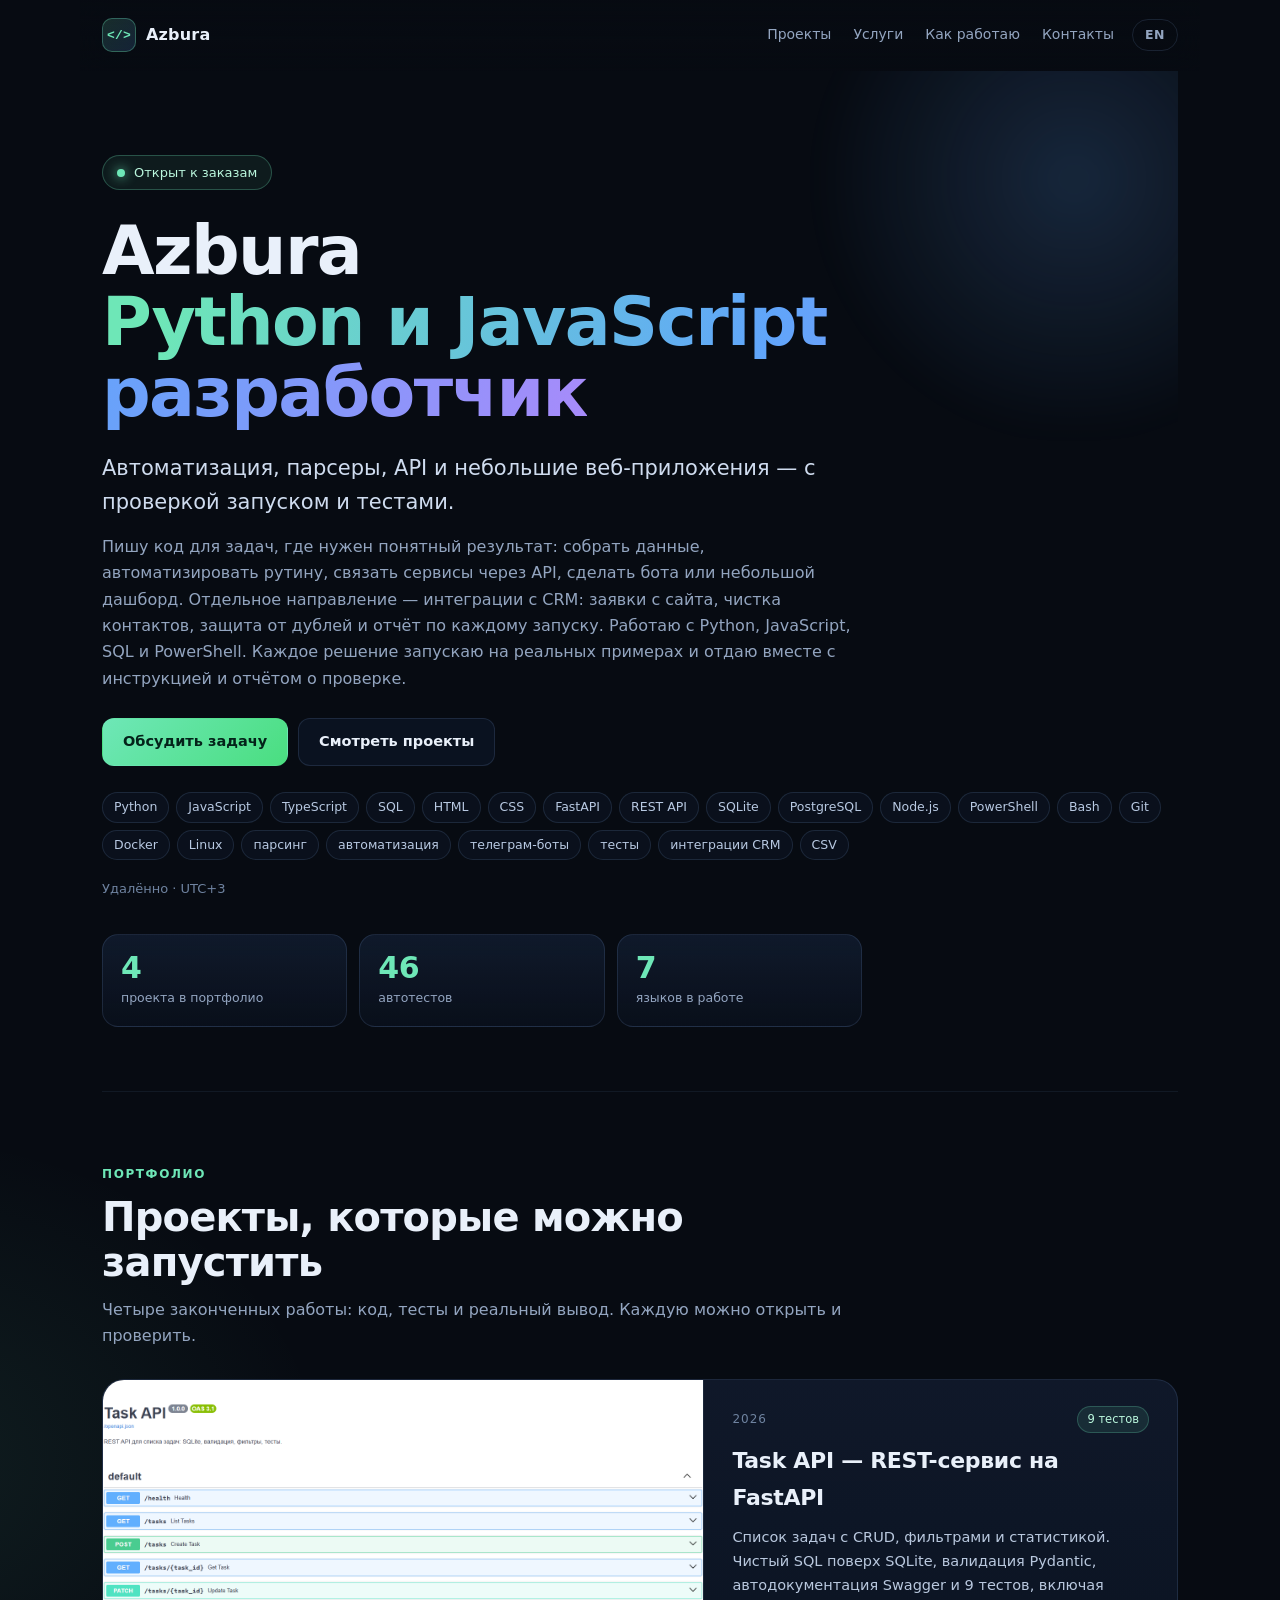
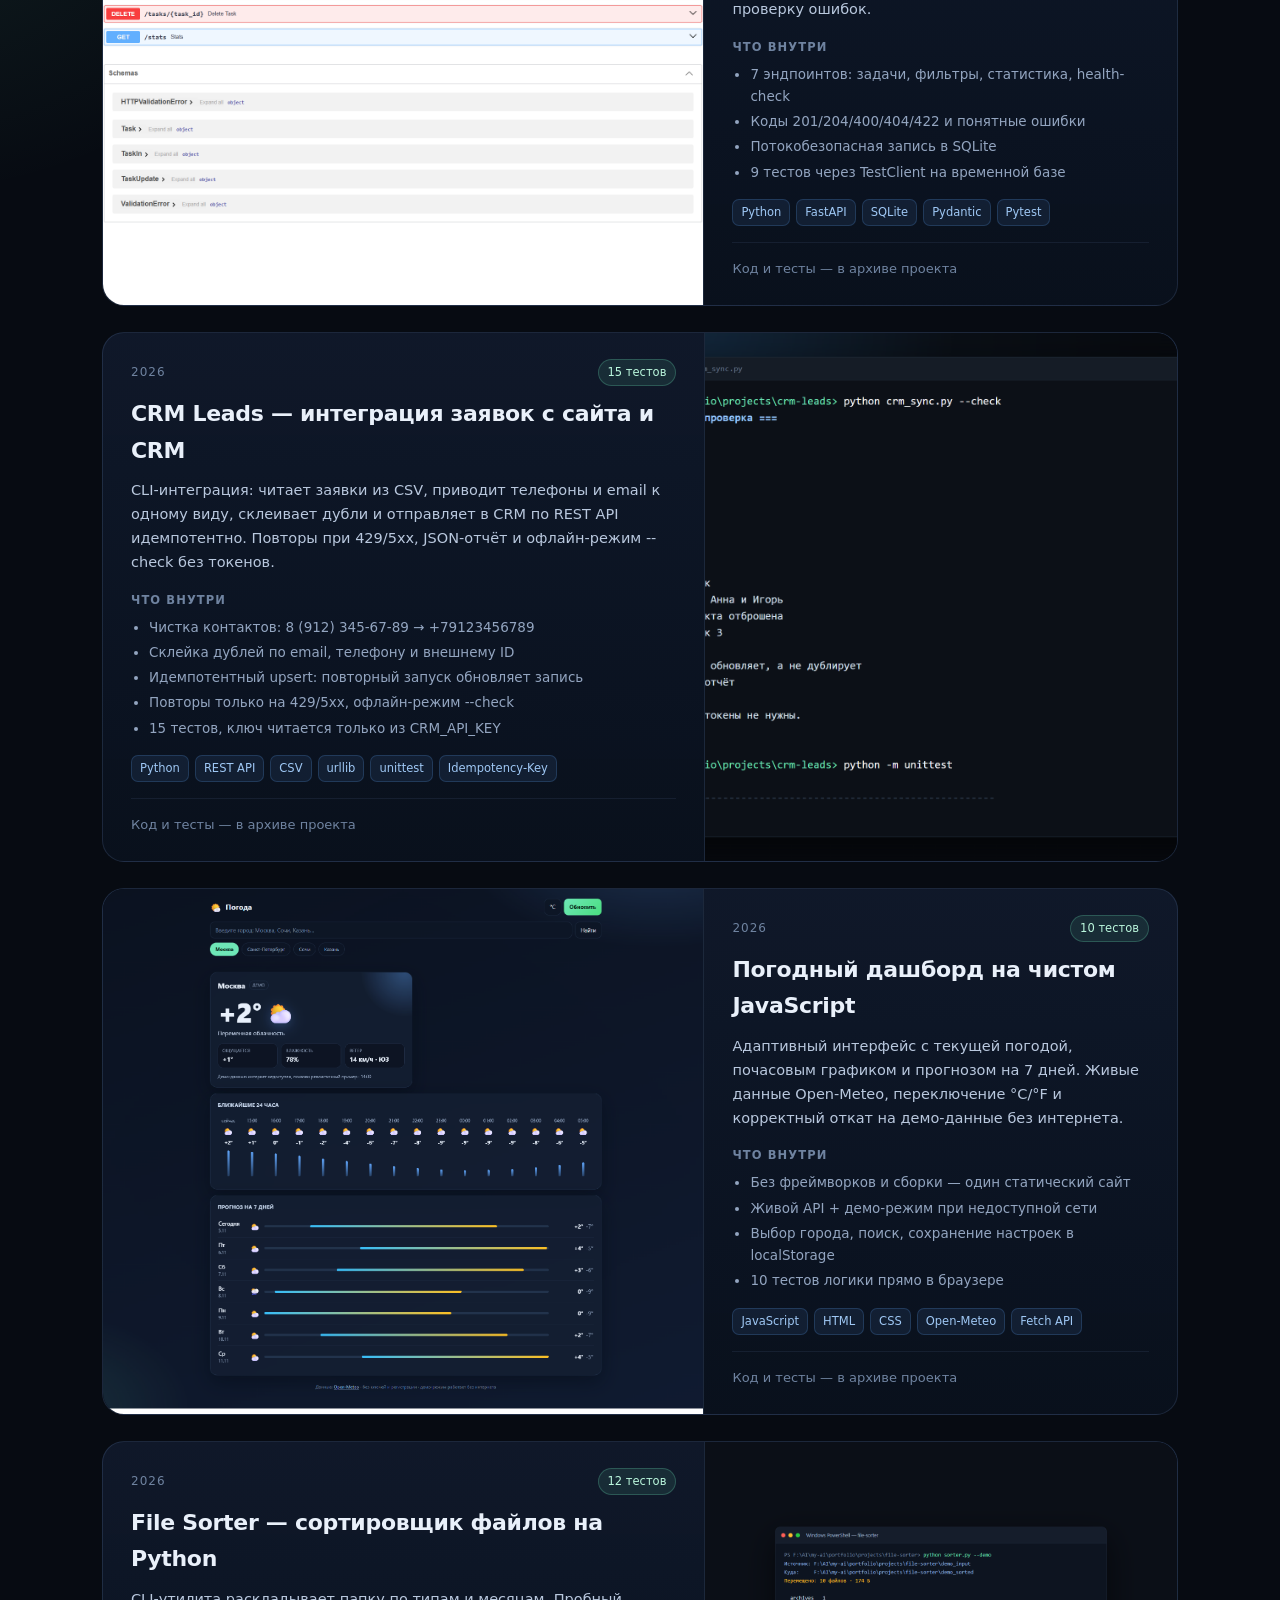
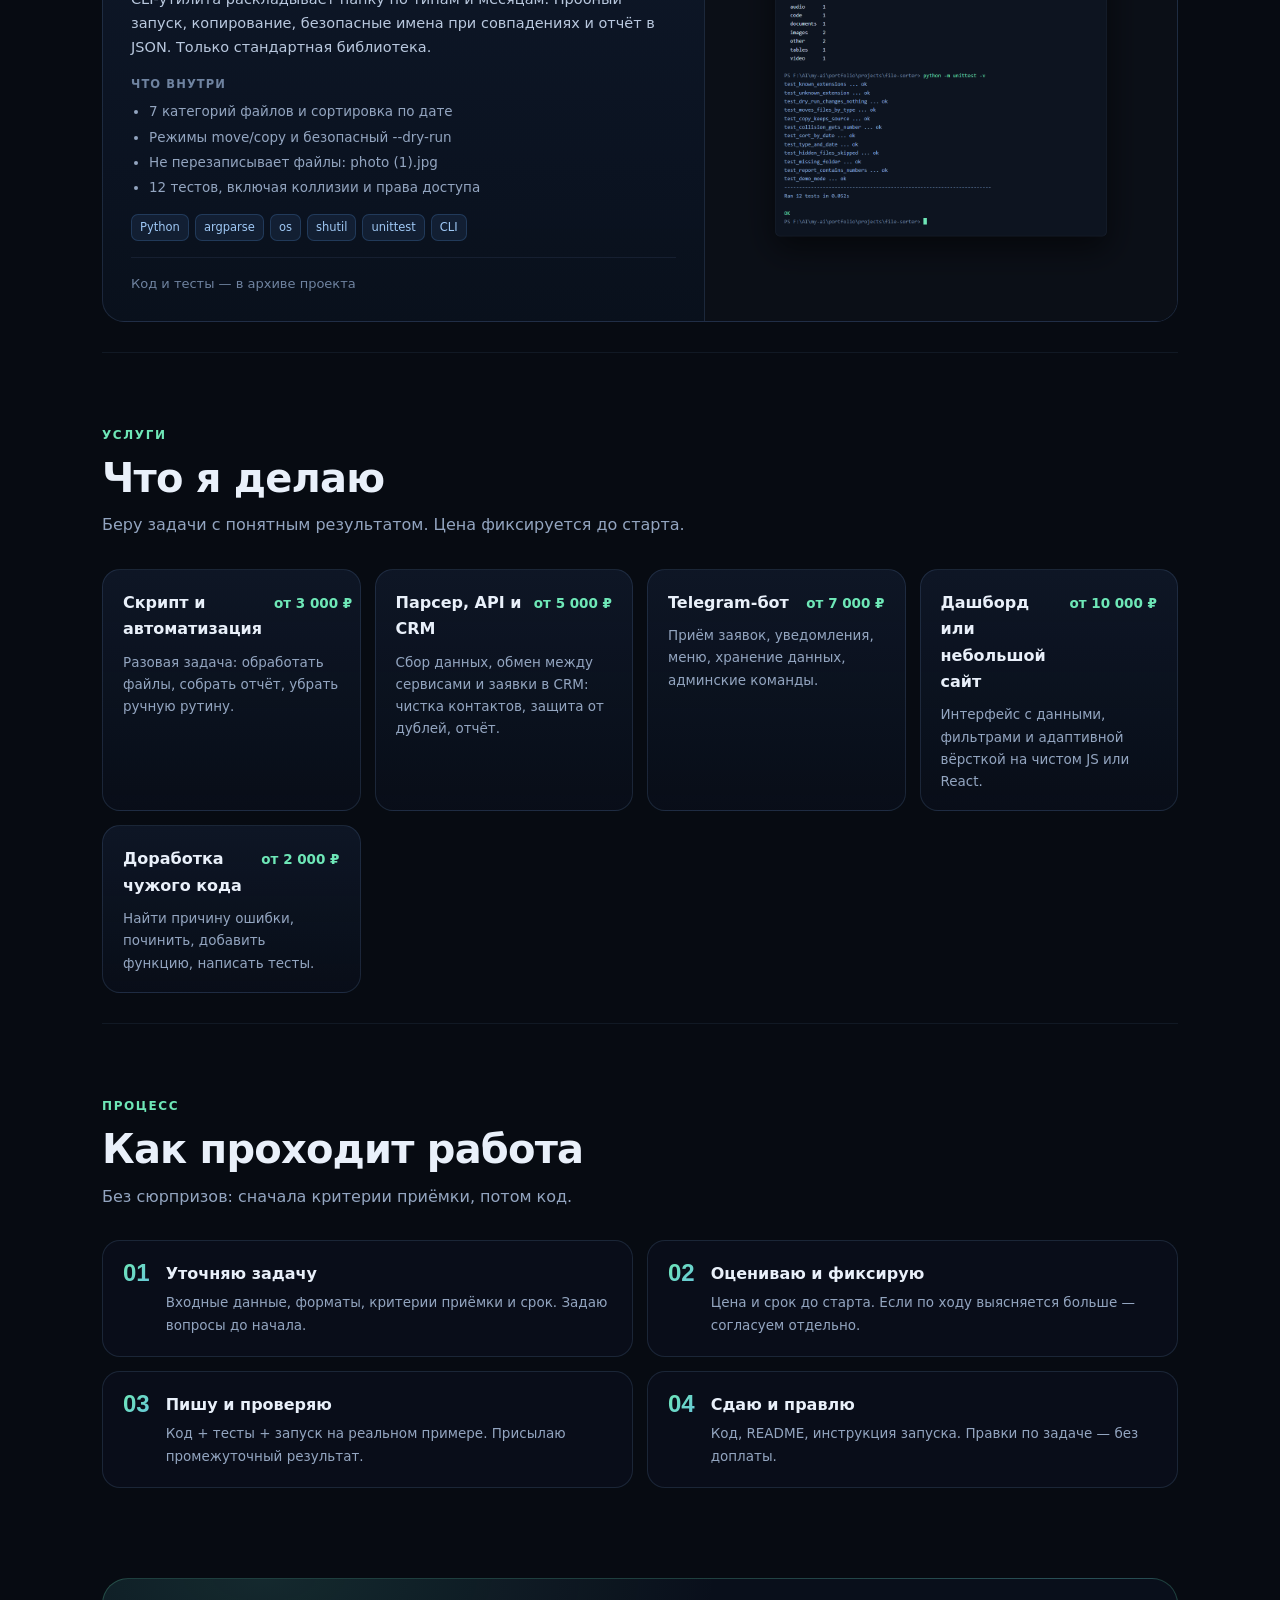
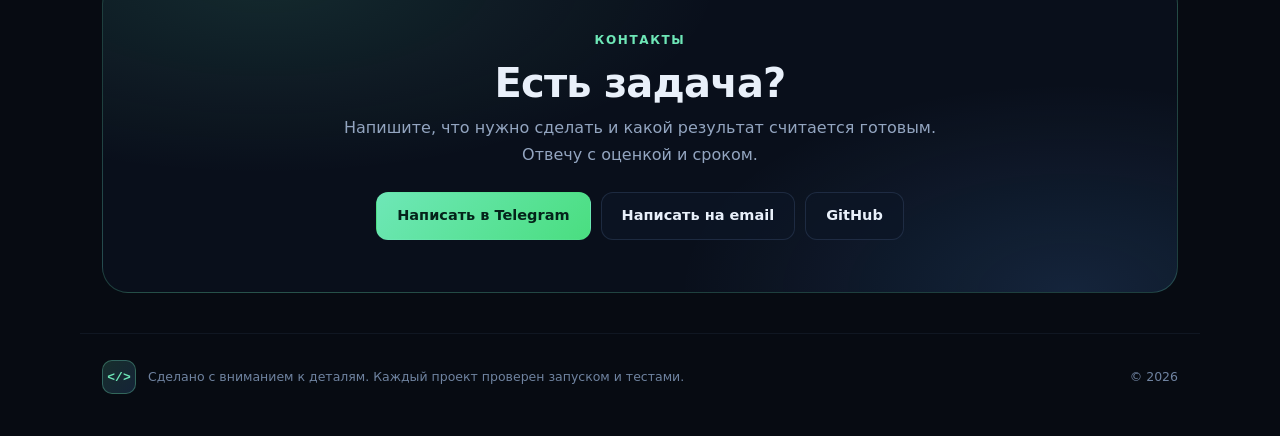
<file: index.html>
<!DOCTYPE html>
<html lang="ru">
<head>
<meta charset="utf-8">
<meta name="viewport" content="width=device-width, initial-scale=1">
<title>Azbura — Python и JavaScript разработчик</title>
<meta name="description" content="Python и JavaScript разработчик. Автоматизация, парсеры, API и небольшие веб-приложения — с проверкой запуском и тестами.">
<meta property="og:title" content="Azbura — Python и JavaScript разработчик">
<meta property="og:description" content="Автоматизация, парсеры, API и небольшие веб-приложения — с проверкой запуском и тестами.">
<meta property="og:type" content="website">
<meta property="og:image" content="assets/task-api.png">
<link rel="icon" href="data:image/svg+xml,%3Csvg xmlns='http://www.w3.org/2000/svg' viewBox='0 0 100 100'%3E%3Crect width='100' height='100' rx='22' fill='%230b1220'/%3E%3Ctext x='50' y='68' font-size='52' text-anchor='middle' fill='%236ee7b7'%3E%26lt;/%26gt;%3C/text%3E%3C/svg%3E">
<link rel="stylesheet" href="assets/style.css">
</head>
<body>
<a class="skip" href="#projects">Skip to projects</a>
<header class="nav">
  <a class="brand" href="index.html"><span class="brand-mark">&lt;/&gt;</span>Azbura</a>
  <nav>
    <a href="#projects">Проекты</a>
    <a href="#services">Услуги</a>
    <a href="#process">Как работаю</a>
    <a href="#contact">Контакты</a>
  </nav>
  <a class="lang" href="en.html" title="Switch language">EN</a>
</header>

<main>
  <section class="hero">
    <div class="hero-glow"></div>
    <div class="available"><span class="dot"></span>Открыт к заказам</div>
    <h1>Azbura<br><span class="grad">Python и JavaScript разработчик</span></h1>
    <p class="tagline">Автоматизация, парсеры, API и небольшие веб-приложения — с проверкой запуском и тестами.</p>
    <p class="about">Пишу код для задач, где нужен понятный результат: собрать данные, автоматизировать рутину, связать сервисы через API, сделать бота или небольшой дашборд. Отдельное направление — интеграции с CRM: заявки с сайта, чистка контактов, защита от дублей и отчёт по каждому запуску. Работаю с Python, JavaScript, SQL и PowerShell. Каждое решение запускаю на реальных примерах и отдаю вместе с инструкцией и отчётом о проверке.</p>
    <div class="hero-actions">
      <a class="btn primary" href="#contact">Обсудить задачу</a>
      <a class="btn" href="#projects">Смотреть проекты</a>
    </div>
    <div class="skills"><span class="chip">Python</span><span class="chip">JavaScript</span><span class="chip">TypeScript</span><span class="chip">SQL</span><span class="chip">HTML</span><span class="chip">CSS</span><span class="chip">FastAPI</span><span class="chip">REST API</span><span class="chip">SQLite</span><span class="chip">PostgreSQL</span><span class="chip">Node.js</span><span class="chip">PowerShell</span><span class="chip">Bash</span><span class="chip">Git</span><span class="chip">Docker</span><span class="chip">Linux</span><span class="chip">парсинг</span><span class="chip">автоматизация</span><span class="chip">телеграм-боты</span><span class="chip">тесты</span><span class="chip">интеграции CRM</span><span class="chip">CSV</span></div>
    <div class="location">Удалённо · UTC+3</div>
    <div class="stats"><div class="stat"><b>4</b><span>проекта в портфолио</span></div><div class="stat"><b>46</b><span>автотестов</span></div><div class="stat"><b>7</b><span>языков в работе</span></div></div>
  </section>

  <section id="projects" class="section">
    <div class="section-head">
      <span class="kicker">Портфолио</span>
      <h2>Проекты, которые можно запустить</h2>
      <p>Четыре законченных работы: код, тесты и реальный вывод. Каждую можно открыть и проверить.</p>
    </div>
    <div class="projects">
            <article class="project">
              <a class="shot" href="assets/task-api.png" target="_blank" rel="noopener"><img src="assets/task-api.png" alt="Task API — REST-сервис на FastAPI — Скриншот проекта" loading="lazy"></a>
              <div class="project-body">
                <div class="project-top">
                  <span class="year">2026</span>
                  <span class="tests">9 тестов</span>
                </div>
                <h3>Task API — REST-сервис на FastAPI</h3>
                <p class="summary">Список задач с CRUD, фильтрами и статистикой. Чистый SQL поверх SQLite, валидация Pydantic, автодокументация Swagger и 9 тестов, включая проверку ошибок.</p>
                <div class="details">
                  <h4>Что внутри</h4>
                  <ul><li>7 эндпоинтов: задачи, фильтры, статистика, health-check</li><li>Коды 201/204/400/404/422 и понятные ошибки</li><li>Потокобезопасная запись в SQLite</li><li>9 тестов через TestClient на временной базе</li></ul>
                </div>
                <div class="tags"><span class="tag">Python</span><span class="tag">FastAPI</span><span class="tag">SQLite</span><span class="tag">Pydantic</span><span class="tag">Pytest</span></div>
                <div class="project-links"><span class="mini muted">Код и тесты — в архиве проекта</span></div>
              </div>
            </article>
            <article class="project">
              <a class="shot" href="assets/crm-leads.png" target="_blank" rel="noopener"><img src="assets/crm-leads.png" alt="CRM Leads — интеграция заявок с сайта и CRM — Скриншот проекта" loading="lazy"></a>
              <div class="project-body">
                <div class="project-top">
                  <span class="year">2026</span>
                  <span class="tests">15 тестов</span>
                </div>
                <h3>CRM Leads — интеграция заявок с сайта и CRM</h3>
                <p class="summary">CLI-интеграция: читает заявки из CSV, приводит телефоны и email к одному виду, склеивает дубли и отправляет в CRM по REST API идемпотентно. Повторы при 429/5xx, JSON-отчёт и офлайн-режим --check без токенов.</p>
                <div class="details">
                  <h4>Что внутри</h4>
                  <ul><li>Чистка контактов: 8 (912) 345-67-89 → +79123456789</li><li>Склейка дублей по email, телефону и внешнему ID</li><li>Идемпотентный upsert: повторный запуск обновляет запись</li><li>Повторы только на 429/5xx, офлайн-режим --check</li><li>15 тестов, ключ читается только из CRM_API_KEY</li></ul>
                </div>
                <div class="tags"><span class="tag">Python</span><span class="tag">REST API</span><span class="tag">CSV</span><span class="tag">urllib</span><span class="tag">unittest</span><span class="tag">Idempotency-Key</span></div>
                <div class="project-links"><span class="mini muted">Код и тесты — в архиве проекта</span></div>
              </div>
            </article>
            <article class="project">
              <a class="shot" href="assets/weather-dashboard.png" target="_blank" rel="noopener"><img src="assets/weather-dashboard.png" alt="Погодный дашборд на чистом JavaScript — Скриншот проекта" loading="lazy"></a>
              <div class="project-body">
                <div class="project-top">
                  <span class="year">2026</span>
                  <span class="tests">10 тестов</span>
                </div>
                <h3>Погодный дашборд на чистом JavaScript</h3>
                <p class="summary">Адаптивный интерфейс с текущей погодой, почасовым графиком и прогнозом на 7 дней. Живые данные Open-Meteo, переключение °C/°F и корректный откат на демо-данные без интернета.</p>
                <div class="details">
                  <h4>Что внутри</h4>
                  <ul><li>Без фреймворков и сборки — один статический сайт</li><li>Живой API + демо-режим при недоступной сети</li><li>Выбор города, поиск, сохранение настроек в localStorage</li><li>10 тестов логики прямо в браузере</li></ul>
                </div>
                <div class="tags"><span class="tag">JavaScript</span><span class="tag">HTML</span><span class="tag">CSS</span><span class="tag">Open-Meteo</span><span class="tag">Fetch API</span></div>
                <div class="project-links"><span class="mini muted">Код и тесты — в архиве проекта</span></div>
              </div>
            </article>
            <article class="project">
              <a class="shot" href="assets/file-sorter.png" target="_blank" rel="noopener"><img src="assets/file-sorter.png" alt="File Sorter — сортировщик файлов на Python — Скриншот проекта" loading="lazy"></a>
              <div class="project-body">
                <div class="project-top">
                  <span class="year">2026</span>
                  <span class="tests">12 тестов</span>
                </div>
                <h3>File Sorter — сортировщик файлов на Python</h3>
                <p class="summary">CLI-утилита раскладывает папку по типам и месяцам. Пробный запуск, копирование, безопасные имена при совпадениях и отчёт в JSON. Только стандартная библиотека.</p>
                <div class="details">
                  <h4>Что внутри</h4>
                  <ul><li>7 категорий файлов и сортировка по дате</li><li>Режимы move/copy и безопасный --dry-run</li><li>Не перезаписывает файлы: photo (1).jpg</li><li>12 тестов, включая коллизии и права доступа</li></ul>
                </div>
                <div class="tags"><span class="tag">Python</span><span class="tag">argparse</span><span class="tag">os</span><span class="tag">shutil</span><span class="tag">unittest</span><span class="tag">CLI</span></div>
                <div class="project-links"><span class="mini muted">Код и тесты — в архиве проекта</span></div>
              </div>
            </article></div>
  </section>

  <section id="services" class="section">
    <div class="section-head">
      <span class="kicker">Услуги</span>
      <h2>Что я делаю</h2>
      <p>Беру задачи с понятным результатом. Цена фиксируется до старта.</p>
    </div>
    <div class="services">
        <div class="service">
          <div class="service-head"><h3>Скрипт и автоматизация</h3><span class="price">от 3 000 ₽</span></div>
          <p>Разовая задача: обработать файлы, собрать отчёт, убрать ручную рутину.</p>
        </div>
        <div class="service">
          <div class="service-head"><h3>Парсер, API и CRM</h3><span class="price">от 5 000 ₽</span></div>
          <p>Сбор данных, обмен между сервисами и заявки в CRM: чистка контактов, защита от дублей, отчёт.</p>
        </div>
        <div class="service">
          <div class="service-head"><h3>Telegram-бот</h3><span class="price">от 7 000 ₽</span></div>
          <p>Приём заявок, уведомления, меню, хранение данных, админские команды.</p>
        </div>
        <div class="service">
          <div class="service-head"><h3>Дашборд или небольшой сайт</h3><span class="price">от 10 000 ₽</span></div>
          <p>Интерфейс с данными, фильтрами и адаптивной вёрсткой на чистом JS или React.</p>
        </div>
        <div class="service">
          <div class="service-head"><h3>Доработка чужого кода</h3><span class="price">от 2 000 ₽</span></div>
          <p>Найти причину ошибки, починить, добавить функцию, написать тесты.</p>
        </div></div>
  </section>

  <section id="process" class="section">
    <div class="section-head">
      <span class="kicker">Процесс</span>
      <h2>Как проходит работа</h2>
      <p>Без сюрпризов: сначала критерии приёмки, потом код.</p>
    </div>
    <ol class="steps">
        <li class="step">
          <span class="step-num">01</span>
          <div><h3>Уточняю задачу</h3><p>Входные данные, форматы, критерии приёмки и срок. Задаю вопросы до начала.</p></div>
        </li>
        <li class="step">
          <span class="step-num">02</span>
          <div><h3>Оцениваю и фиксирую</h3><p>Цена и срок до старта. Если по ходу выясняется больше — согласуем отдельно.</p></div>
        </li>
        <li class="step">
          <span class="step-num">03</span>
          <div><h3>Пишу и проверяю</h3><p>Код + тесты + запуск на реальном примере. Присылаю промежуточный результат.</p></div>
        </li>
        <li class="step">
          <span class="step-num">04</span>
          <div><h3>Сдаю и правлю</h3><p>Код, README, инструкция запуска. Правки по задаче — без доплаты.</p></div>
        </li></ol>
  </section>

  <section id="contact" class="section contact">
    <span class="kicker">Контакты</span>
    <h2>Есть задача?</h2>
    <p>Напишите, что нужно сделать и какой результат считается готовым. Отвечу с оценкой и сроком.</p>
    <div class="contact-actions"><a class="btn primary" href="https://t.me/AzburaItsMe" target="_blank" rel="noopener">Написать в Telegram</a><a class="btn" href="mailto:korkmasov.98@mail.ru">Написать на email</a><a class="btn" href="https://github.com/Azbura" target="_blank" rel="noopener">GitHub</a></div>
  </section>
</main>

<footer>
  <span class="brand-mark">&lt;/&gt;</span>
  <span>Сделано с вниманием к деталям. Каждый проект проверен запуском и тестами.</span>
  <span class="year-now"></span>
</footer>
<script src="assets/app.js"></script>
</body>
</html>
</file>
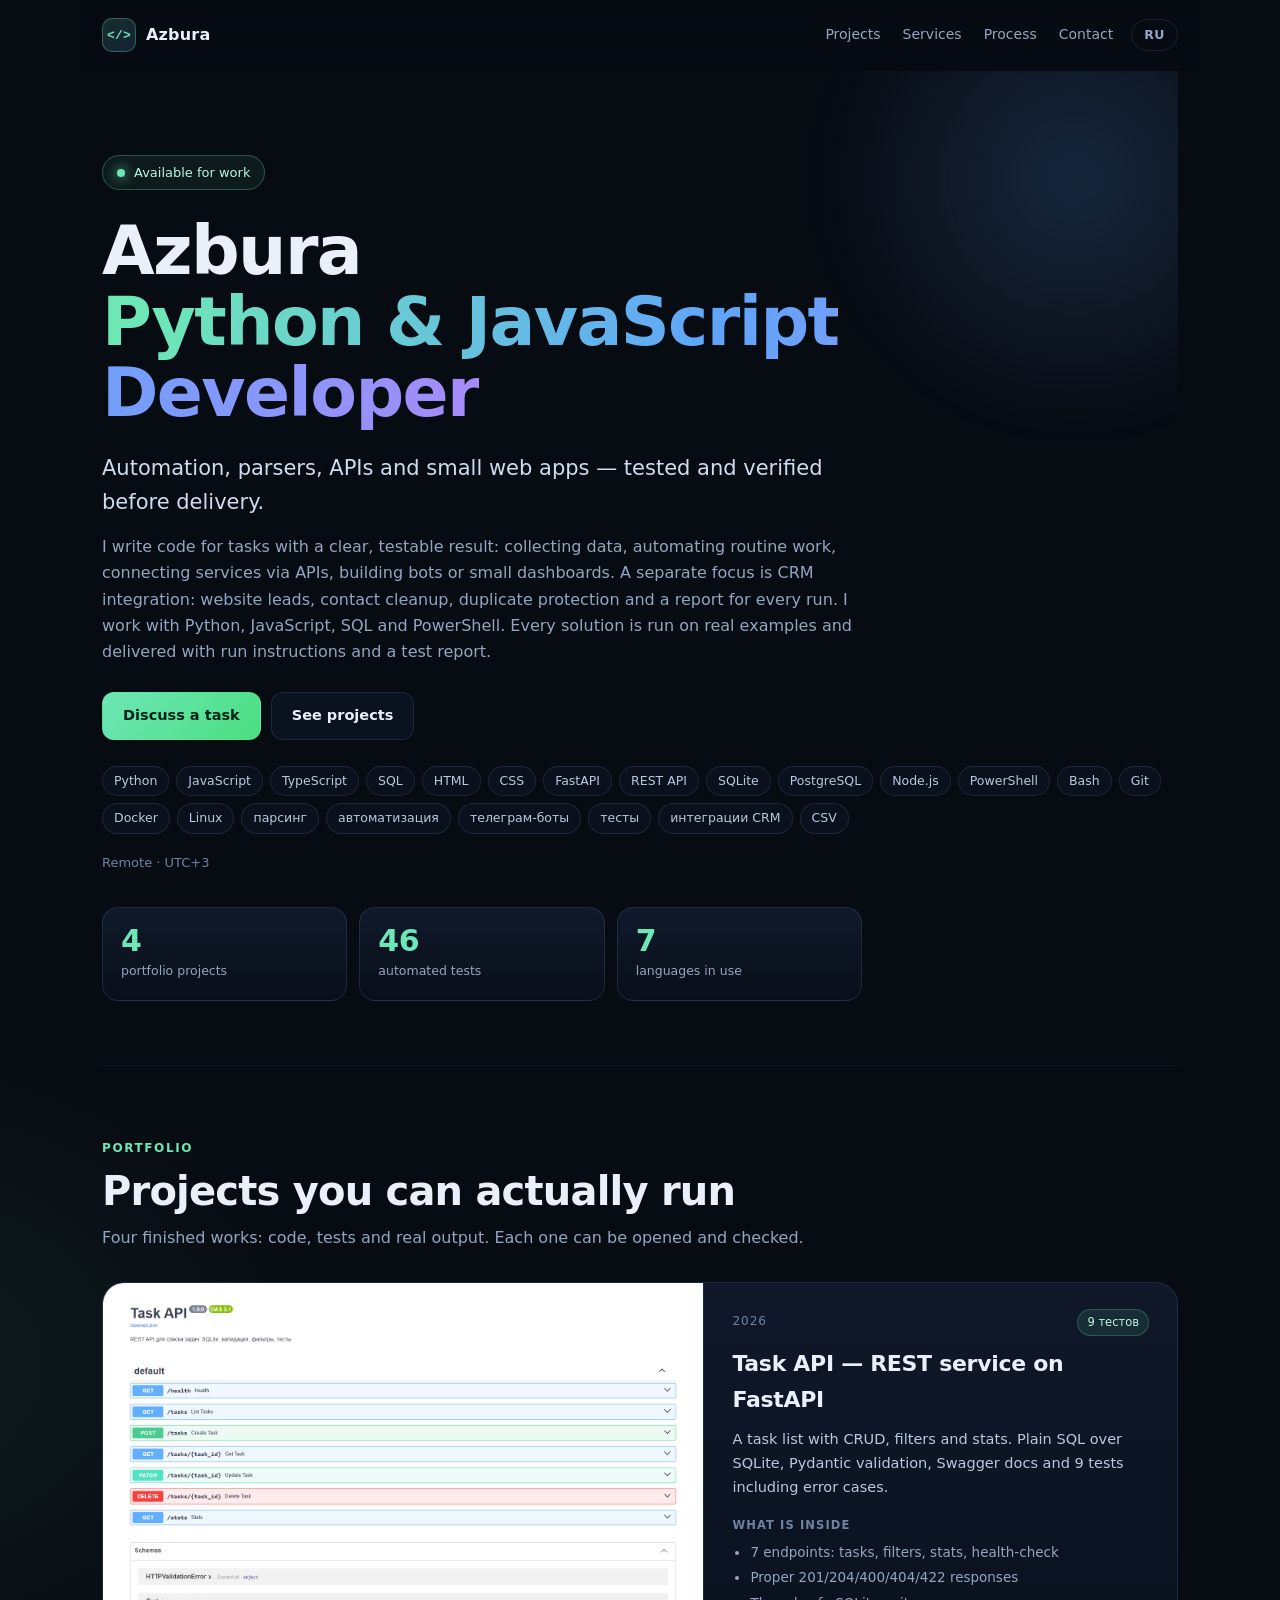
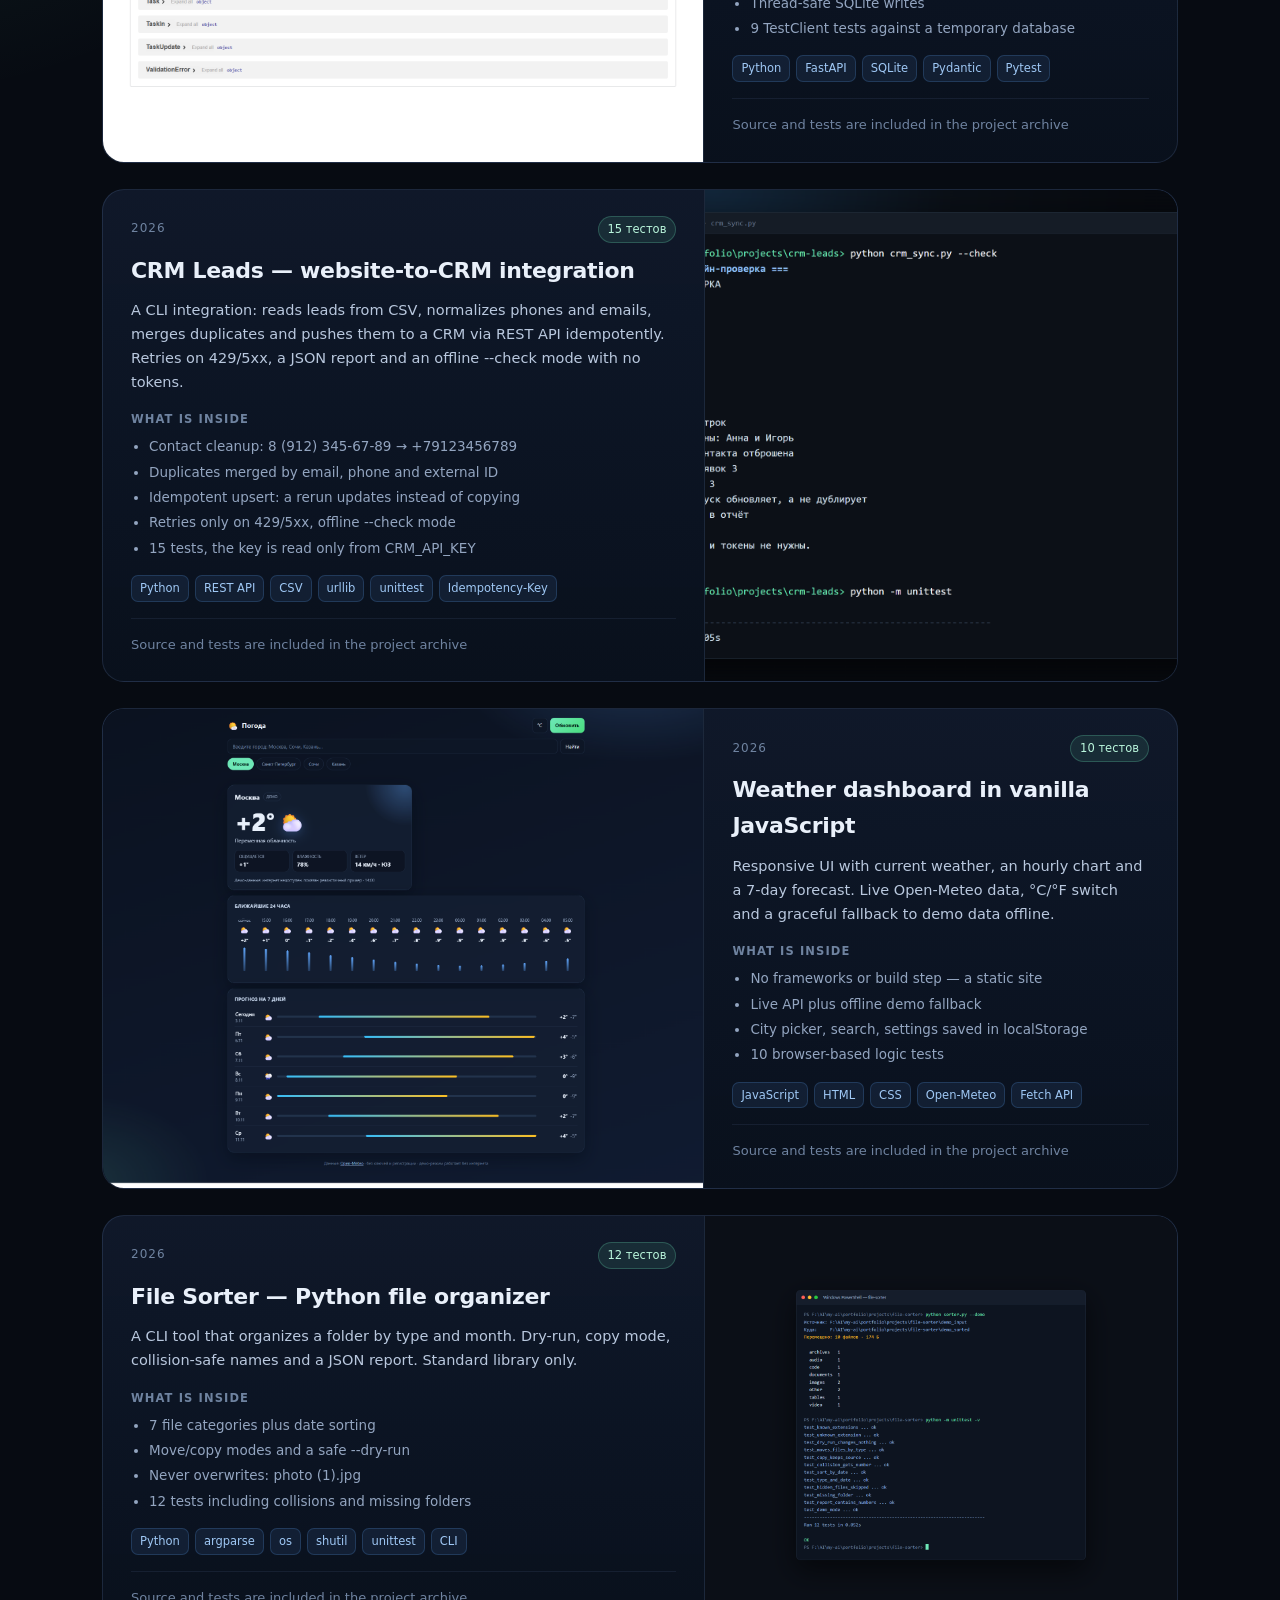
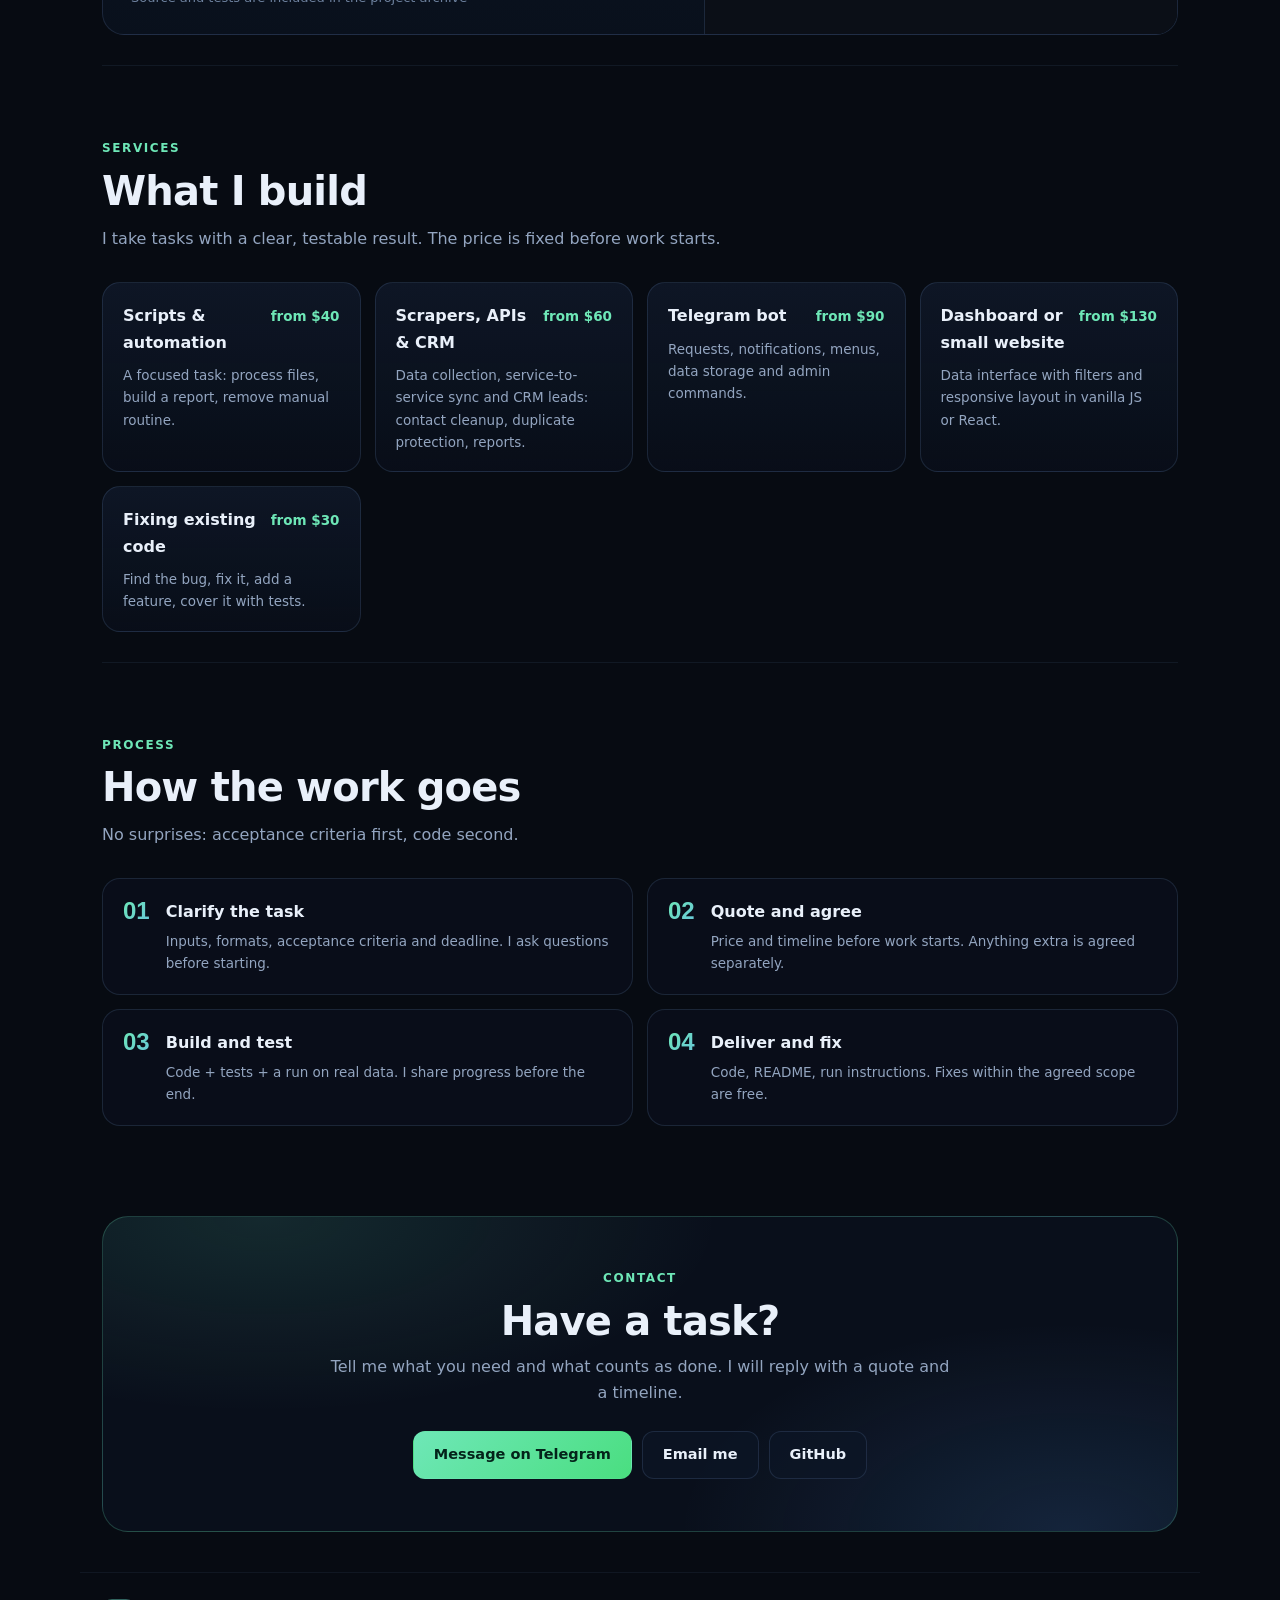
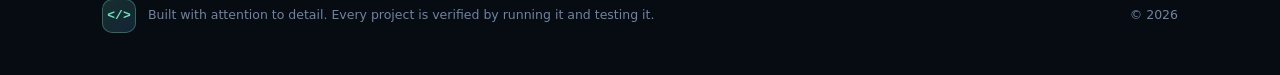
<file: en.html>
<!DOCTYPE html>
<html lang="en">
<head>
<meta charset="utf-8">
<meta name="viewport" content="width=device-width, initial-scale=1">
<title>Azbura — Python &amp; JavaScript Developer</title>
<meta name="description" content="Python &amp;amp; JavaScript Developer. Automation, parsers, APIs and small web apps — tested and verified before delivery.">
<meta property="og:title" content="Azbura — Python &amp; JavaScript Developer">
<meta property="og:description" content="Automation, parsers, APIs and small web apps — tested and verified before delivery.">
<meta property="og:type" content="website">
<meta property="og:image" content="assets/task-api.png">
<link rel="icon" href="data:image/svg+xml,%3Csvg xmlns='http://www.w3.org/2000/svg' viewBox='0 0 100 100'%3E%3Crect width='100' height='100' rx='22' fill='%230b1220'/%3E%3Ctext x='50' y='68' font-size='52' text-anchor='middle' fill='%236ee7b7'%3E%26lt;/%26gt;%3C/text%3E%3C/svg%3E">
<link rel="stylesheet" href="assets/style.css">
</head>
<body>
<a class="skip" href="#projects">Skip to projects</a>
<header class="nav">
  <a class="brand" href="en.html"><span class="brand-mark">&lt;/&gt;</span>Azbura</a>
  <nav>
    <a href="#projects">Projects</a>
    <a href="#services">Services</a>
    <a href="#process">Process</a>
    <a href="#contact">Contact</a>
  </nav>
  <a class="lang" href="index.html" title="Switch language">RU</a>
</header>

<main>
  <section class="hero">
    <div class="hero-glow"></div>
    <div class="available"><span class="dot"></span>Available for work</div>
    <h1>Azbura<br><span class="grad">Python &amp; JavaScript Developer</span></h1>
    <p class="tagline">Automation, parsers, APIs and small web apps — tested and verified before delivery.</p>
    <p class="about">I write code for tasks with a clear, testable result: collecting data, automating routine work, connecting services via APIs, building bots or small dashboards. A separate focus is CRM integration: website leads, contact cleanup, duplicate protection and a report for every run. I work with Python, JavaScript, SQL and PowerShell. Every solution is run on real examples and delivered with run instructions and a test report.</p>
    <div class="hero-actions">
      <a class="btn primary" href="#contact">Discuss a task</a>
      <a class="btn" href="#projects">See projects</a>
    </div>
    <div class="skills"><span class="chip">Python</span><span class="chip">JavaScript</span><span class="chip">TypeScript</span><span class="chip">SQL</span><span class="chip">HTML</span><span class="chip">CSS</span><span class="chip">FastAPI</span><span class="chip">REST API</span><span class="chip">SQLite</span><span class="chip">PostgreSQL</span><span class="chip">Node.js</span><span class="chip">PowerShell</span><span class="chip">Bash</span><span class="chip">Git</span><span class="chip">Docker</span><span class="chip">Linux</span><span class="chip">парсинг</span><span class="chip">автоматизация</span><span class="chip">телеграм-боты</span><span class="chip">тесты</span><span class="chip">интеграции CRM</span><span class="chip">CSV</span></div>
    <div class="location">Remote · UTC+3</div>
    <div class="stats"><div class="stat"><b>4</b><span>portfolio projects</span></div><div class="stat"><b>46</b><span>automated tests</span></div><div class="stat"><b>7</b><span>languages in use</span></div></div>
  </section>

  <section id="projects" class="section">
    <div class="section-head">
      <span class="kicker">Portfolio</span>
      <h2>Projects you can actually run</h2>
      <p>Four finished works: code, tests and real output. Each one can be opened and checked.</p>
    </div>
    <div class="projects">
            <article class="project">
              <a class="shot" href="assets/task-api.png" target="_blank" rel="noopener"><img src="assets/task-api.png" alt="Task API — REST service on FastAPI — Project screenshot" loading="lazy"></a>
              <div class="project-body">
                <div class="project-top">
                  <span class="year">2026</span>
                  <span class="tests">9 тестов</span>
                </div>
                <h3>Task API — REST service on FastAPI</h3>
                <p class="summary">A task list with CRUD, filters and stats. Plain SQL over SQLite, Pydantic validation, Swagger docs and 9 tests including error cases.</p>
                <div class="details">
                  <h4>What is inside</h4>
                  <ul><li>7 endpoints: tasks, filters, stats, health-check</li><li>Proper 201/204/400/404/422 responses</li><li>Thread-safe SQLite writes</li><li>9 TestClient tests against a temporary database</li></ul>
                </div>
                <div class="tags"><span class="tag">Python</span><span class="tag">FastAPI</span><span class="tag">SQLite</span><span class="tag">Pydantic</span><span class="tag">Pytest</span></div>
                <div class="project-links"><span class="mini muted">Source and tests are included in the project archive</span></div>
              </div>
            </article>
            <article class="project">
              <a class="shot" href="assets/crm-leads.png" target="_blank" rel="noopener"><img src="assets/crm-leads.png" alt="CRM Leads — website-to-CRM integration — Project screenshot" loading="lazy"></a>
              <div class="project-body">
                <div class="project-top">
                  <span class="year">2026</span>
                  <span class="tests">15 тестов</span>
                </div>
                <h3>CRM Leads — website-to-CRM integration</h3>
                <p class="summary">A CLI integration: reads leads from CSV, normalizes phones and emails, merges duplicates and pushes them to a CRM via REST API idempotently. Retries on 429/5xx, a JSON report and an offline --check mode with no tokens.</p>
                <div class="details">
                  <h4>What is inside</h4>
                  <ul><li>Contact cleanup: 8 (912) 345-67-89 → +79123456789</li><li>Duplicates merged by email, phone and external ID</li><li>Idempotent upsert: a rerun updates instead of copying</li><li>Retries only on 429/5xx, offline --check mode</li><li>15 tests, the key is read only from CRM_API_KEY</li></ul>
                </div>
                <div class="tags"><span class="tag">Python</span><span class="tag">REST API</span><span class="tag">CSV</span><span class="tag">urllib</span><span class="tag">unittest</span><span class="tag">Idempotency-Key</span></div>
                <div class="project-links"><span class="mini muted">Source and tests are included in the project archive</span></div>
              </div>
            </article>
            <article class="project">
              <a class="shot" href="assets/weather-dashboard.png" target="_blank" rel="noopener"><img src="assets/weather-dashboard.png" alt="Weather dashboard in vanilla JavaScript — Project screenshot" loading="lazy"></a>
              <div class="project-body">
                <div class="project-top">
                  <span class="year">2026</span>
                  <span class="tests">10 тестов</span>
                </div>
                <h3>Weather dashboard in vanilla JavaScript</h3>
                <p class="summary">Responsive UI with current weather, an hourly chart and a 7-day forecast. Live Open-Meteo data, °C/°F switch and a graceful fallback to demo data offline.</p>
                <div class="details">
                  <h4>What is inside</h4>
                  <ul><li>No frameworks or build step — a static site</li><li>Live API plus offline demo fallback</li><li>City picker, search, settings saved in localStorage</li><li>10 browser-based logic tests</li></ul>
                </div>
                <div class="tags"><span class="tag">JavaScript</span><span class="tag">HTML</span><span class="tag">CSS</span><span class="tag">Open-Meteo</span><span class="tag">Fetch API</span></div>
                <div class="project-links"><span class="mini muted">Source and tests are included in the project archive</span></div>
              </div>
            </article>
            <article class="project">
              <a class="shot" href="assets/file-sorter.png" target="_blank" rel="noopener"><img src="assets/file-sorter.png" alt="File Sorter — Python file organizer — Project screenshot" loading="lazy"></a>
              <div class="project-body">
                <div class="project-top">
                  <span class="year">2026</span>
                  <span class="tests">12 тестов</span>
                </div>
                <h3>File Sorter — Python file organizer</h3>
                <p class="summary">A CLI tool that organizes a folder by type and month. Dry-run, copy mode, collision-safe names and a JSON report. Standard library only.</p>
                <div class="details">
                  <h4>What is inside</h4>
                  <ul><li>7 file categories plus date sorting</li><li>Move/copy modes and a safe --dry-run</li><li>Never overwrites: photo (1).jpg</li><li>12 tests including collisions and missing folders</li></ul>
                </div>
                <div class="tags"><span class="tag">Python</span><span class="tag">argparse</span><span class="tag">os</span><span class="tag">shutil</span><span class="tag">unittest</span><span class="tag">CLI</span></div>
                <div class="project-links"><span class="mini muted">Source and tests are included in the project archive</span></div>
              </div>
            </article></div>
  </section>

  <section id="services" class="section">
    <div class="section-head">
      <span class="kicker">Services</span>
      <h2>What I build</h2>
      <p>I take tasks with a clear, testable result. The price is fixed before work starts.</p>
    </div>
    <div class="services">
        <div class="service">
          <div class="service-head"><h3>Scripts &amp; automation</h3><span class="price">from $40</span></div>
          <p>A focused task: process files, build a report, remove manual routine.</p>
        </div>
        <div class="service">
          <div class="service-head"><h3>Scrapers, APIs &amp; CRM</h3><span class="price">from $60</span></div>
          <p>Data collection, service-to-service sync and CRM leads: contact cleanup, duplicate protection, reports.</p>
        </div>
        <div class="service">
          <div class="service-head"><h3>Telegram bot</h3><span class="price">from $90</span></div>
          <p>Requests, notifications, menus, data storage and admin commands.</p>
        </div>
        <div class="service">
          <div class="service-head"><h3>Dashboard or small website</h3><span class="price">from $130</span></div>
          <p>Data interface with filters and responsive layout in vanilla JS or React.</p>
        </div>
        <div class="service">
          <div class="service-head"><h3>Fixing existing code</h3><span class="price">from $30</span></div>
          <p>Find the bug, fix it, add a feature, cover it with tests.</p>
        </div></div>
  </section>

  <section id="process" class="section">
    <div class="section-head">
      <span class="kicker">Process</span>
      <h2>How the work goes</h2>
      <p>No surprises: acceptance criteria first, code second.</p>
    </div>
    <ol class="steps">
        <li class="step">
          <span class="step-num">01</span>
          <div><h3>Clarify the task</h3><p>Inputs, formats, acceptance criteria and deadline. I ask questions before starting.</p></div>
        </li>
        <li class="step">
          <span class="step-num">02</span>
          <div><h3>Quote and agree</h3><p>Price and timeline before work starts. Anything extra is agreed separately.</p></div>
        </li>
        <li class="step">
          <span class="step-num">03</span>
          <div><h3>Build and test</h3><p>Code + tests + a run on real data. I share progress before the end.</p></div>
        </li>
        <li class="step">
          <span class="step-num">04</span>
          <div><h3>Deliver and fix</h3><p>Code, README, run instructions. Fixes within the agreed scope are free.</p></div>
        </li></ol>
  </section>

  <section id="contact" class="section contact">
    <span class="kicker">Contact</span>
    <h2>Have a task?</h2>
    <p>Tell me what you need and what counts as done. I will reply with a quote and a timeline.</p>
    <div class="contact-actions"><a class="btn primary" href="https://t.me/AzburaItsMe" target="_blank" rel="noopener">Message on Telegram</a><a class="btn" href="mailto:korkmasov.98@mail.ru">Email me</a><a class="btn" href="https://github.com/Azbura" target="_blank" rel="noopener">GitHub</a></div>
  </section>
</main>

<footer>
  <span class="brand-mark">&lt;/&gt;</span>
  <span>Built with attention to detail. Every project is verified by running it and testing it.</span>
  <span class="year-now"></span>
</footer>
<script src="assets/app.js"></script>
</body>
</html>
</file>
<file: assets/style.css>
:root {
  --bg: #070b12;
  --bg-soft: #0b1220;
  --panel: #0d1626;
  --line: rgba(125, 160, 215, 0.16);
  --text: #e9f0fa;
  --muted: #93a5c0;
  --accent: #6ee7b7;
  --accent2: #60a5fa;
  --violet: #a78bfa;
  --radius: 22px;
  --max: 1120px;
}

* { box-sizing: border-box; }
html { scroll-behavior: smooth; }
html, body { overflow-x: clip; }

body {
  margin: 0;
  color: var(--text);
  background:
    radial-gradient(1000px 620px at 82% -12%, rgba(96, 165, 250, 0.18), transparent 62%),
    radial-gradient(760px 560px at -10% 28%, rgba(110, 231, 183, 0.09), transparent 60%),
    var(--bg);
  font: 16px/1.65 "Segoe UI", system-ui, -apple-system, sans-serif;
  -webkit-font-smoothing: antialiased;
}

a { color: inherit; }
img { max-width: 100%; display: block; }
.skip { position: absolute; left: -999px; }
.skip:focus { left: 12px; top: 12px; z-index: 100; background: var(--accent); color: #05231a; padding: 8px 12px; border-radius: 8px; }

.nav {
  position: sticky;
  top: 0;
  z-index: 30;
  display: flex;
  align-items: center;
  gap: 18px;
  max-width: var(--max);
  margin: 0 auto;
  padding: 18px 22px;
  backdrop-filter: blur(14px);
  background: linear-gradient(180deg, rgba(7, 11, 18, 0.92), rgba(7, 11, 18, 0.55));
  border-bottom: 1px solid transparent;
  transition: border-color 0.2s, background 0.2s;
}
.nav.scrolled { border-color: var(--line); background: rgba(7, 11, 18, 0.92); }
.brand { display: flex; align-items: center; gap: 10px; font-weight: 700; text-decoration: none; letter-spacing: 0.2px; }
.brand-mark {
  display: inline-grid;
  place-items: center;
  width: 34px;
  height: 34px;
  border-radius: 10px;
  background: linear-gradient(135deg, rgba(110, 231, 183, 0.16), rgba(96, 165, 250, 0.16));
  border: 1px solid rgba(110, 231, 183, 0.32);
  color: var(--accent);
  font: 700 13px/1 Consolas, monospace;
}
.nav nav { margin-left: auto; display: flex; gap: 22px; }
.nav nav a { color: var(--muted); text-decoration: none; font-size: 14px; transition: color 0.15s; }
.nav nav a:hover { color: var(--text); }
.lang {
  border: 1px solid var(--line);
  border-radius: 999px;
  padding: 5px 12px;
  text-decoration: none;
  font-size: 12.5px;
  font-weight: 700;
  color: var(--muted);
  letter-spacing: 0.5px;
}
.lang:hover { color: var(--text); border-color: rgba(125, 160, 215, 0.4); }

main { max-width: var(--max); margin: 0 auto; padding: 0 22px; }

.hero { position: relative; padding: 84px 0 64px; overflow: hidden; }
.hero-glow {
  position: absolute;
  inset: -60px -120px auto auto;
  width: 560px;
  height: 420px;
  background: radial-gradient(circle at 60% 40%, rgba(96, 165, 250, 0.18), transparent 62%);
  filter: blur(12px);
  pointer-events: none;
}
.available {
  display: inline-flex;
  align-items: center;
  gap: 9px;
  padding: 6px 14px;
  border: 1px solid rgba(110, 231, 183, 0.28);
  background: rgba(110, 231, 183, 0.07);
  border-radius: 999px;
  color: #baf7dd;
  font-size: 13px;
  margin-bottom: 26px;
}
.dot { width: 8px; height: 8px; border-radius: 50%; background: var(--accent); box-shadow: 0 0 12px var(--accent); animation: pulse 2.2s ease-in-out infinite; }
@keyframes pulse { 50% { opacity: 0.45; } }

h1 {
  font-size: clamp(38px, 6vw, 68px);
  line-height: 1.04;
  letter-spacing: -1.6px;
  margin: 0 0 22px;
  max-width: 900px;
}
.grad {
  background: linear-gradient(100deg, var(--accent) 5%, var(--accent2) 55%, var(--violet) 100%);
  -webkit-background-clip: text;
  background-clip: text;
  color: transparent;
}
.tagline { font-size: clamp(17px, 2.2vw, 21px); color: #cfdcef; max-width: 760px; margin: 0 0 14px; }
.about { color: var(--muted); max-width: 760px; margin: 0 0 26px; }
.hero-actions { display: flex; gap: 10px; flex-wrap: wrap; margin-bottom: 26px; }
.btn {
  display: inline-flex;
  align-items: center;
  justify-content: center;
  gap: 8px;
  padding: 11px 20px;
  border-radius: 12px;
  border: 1px solid var(--line);
  background: rgba(13, 22, 38, 0.75);
  color: var(--text);
  text-decoration: none;
  font-size: 14.5px;
  font-weight: 600;
  transition: 0.16s ease;
}
.btn:hover { transform: translateY(-2px); border-color: rgba(125, 160, 215, 0.42); }
.btn.primary { background: linear-gradient(135deg, var(--accent), #4ade80); color: #04231a; border-color: transparent; }
.btn.primary:hover { box-shadow: 0 10px 30px rgba(110, 231, 183, 0.22); }

.skills { display: flex; gap: 7px; flex-wrap: wrap; margin-bottom: 18px; }
.chip {
  font-size: 12.5px;
  color: #b8c9e2;
  border: 1px solid var(--line);
  background: rgba(13, 22, 38, 0.55);
  border-radius: 999px;
  padding: 4px 11px;
}
.location { color: #6f83a0; font-size: 13px; margin-bottom: 34px; }
.stats { display: grid; grid-template-columns: repeat(3, minmax(0, 1fr)); gap: 12px; max-width: 760px; }
.stat {
  border: 1px solid var(--line);
  border-radius: 16px;
  padding: 16px 18px;
  background: linear-gradient(180deg, rgba(19, 31, 52, 0.75), rgba(11, 18, 32, 0.6));
}
.stat b { display: block; font-size: 30px; line-height: 1.1; letter-spacing: -0.5px; color: var(--accent); }
.stat span { color: var(--muted); font-size: 12.5px; }

.section { padding: 68px 0 30px; border-top: 1px solid rgba(125, 160, 215, 0.09); }
.section-head { max-width: 760px; margin-bottom: 30px; }
.kicker {
  display: inline-block;
  color: var(--accent);
  font-size: 12px;
  font-weight: 700;
  letter-spacing: 1.6px;
  text-transform: uppercase;
  margin-bottom: 10px;
}
h2 { font-size: clamp(27px, 3.6vw, 40px); letter-spacing: -0.8px; line-height: 1.12; margin: 0 0 12px; }
.section-head p { color: var(--muted); margin: 0; }

.projects { display: flex; flex-direction: column; gap: 26px; }
.project {
  display: grid;
  grid-template-columns: 1.12fr 0.88fr;
  gap: 0;
  border: 1px solid var(--line);
  border-radius: var(--radius);
  overflow: hidden;
  background: linear-gradient(180deg, rgba(17, 27, 46, 0.85), rgba(10, 17, 30, 0.9));
  transition: transform 0.2s, border-color 0.2s, box-shadow 0.2s;
}
.project:hover { transform: translateY(-3px); border-color: rgba(125, 160, 215, 0.34); box-shadow: 0 26px 60px rgba(2, 7, 16, 0.5); }
.project:nth-child(even) .shot { order: 2; }
.shot { display: block; min-height: 100%; background: #0a111d; border-right: 1px solid var(--line); }
.project:nth-child(even) .shot { border-right: 0; border-left: 1px solid var(--line); }
.shot img { width: 100%; height: 100%; object-fit: cover; object-position: top center; aspect-ratio: 16 / 11; }
.project-body { padding: 26px 28px 24px; display: flex; flex-direction: column; }
.project-top { display: flex; justify-content: space-between; align-items: center; margin-bottom: 10px; }
.year { color: #6f83a0; font-size: 12px; letter-spacing: 1px; }
.tests { font-size: 11.5px; color: #baf7dd; background: rgba(110, 231, 183, 0.1); border: 1px solid rgba(110, 231, 183, 0.24); padding: 3px 9px; border-radius: 999px; }
.project h3 { font-size: 22px; margin: 0 0 10px; letter-spacing: -0.3px; }
.summary { color: #b9c8de; font-size: 14.5px; margin: 0 0 16px; }
.details h4 { font-size: 11.5px; letter-spacing: 1.1px; text-transform: uppercase; color: #6f83a0; margin: 0 0 6px; }
.details ul { margin: 0 0 16px; padding-left: 18px; color: var(--muted); font-size: 13.5px; }
.details li { margin: 3px 0; }
.tags { display: flex; gap: 6px; flex-wrap: wrap; margin-top: auto; margin-bottom: 16px; }
.tag { font-size: 11.5px; color: #9fc8f5; background: rgba(96, 165, 250, 0.09); border: 1px solid rgba(96, 165, 250, 0.2); border-radius: 7px; padding: 3px 8px; }
.project-links { border-top: 1px solid rgba(125, 160, 215, 0.1); padding-top: 12px; }
.mini { font-size: 13px; color: var(--accent); text-decoration: none; }
.mini:hover { text-decoration: underline; }
.mini.muted { color: #6f83a0; }

.services { display: grid; grid-template-columns: repeat(auto-fit, minmax(240px, 1fr)); gap: 14px; }
.service {
  border: 1px solid var(--line);
  border-radius: 18px;
  padding: 20px 20px 18px;
  background: linear-gradient(180deg, rgba(17, 27, 46, 0.7), rgba(10, 17, 30, 0.55));
  transition: border-color 0.18s, transform 0.18s;
}
.service:hover { border-color: rgba(110, 231, 183, 0.3); transform: translateY(-2px); }
.service-head { display: flex; justify-content: space-between; gap: 12px; align-items: baseline; margin-bottom: 8px; }
.service h3 { font-size: 16px; margin: 0; }
.price { color: var(--accent); font-size: 13.5px; font-weight: 700; white-space: nowrap; }
.service p { color: var(--muted); font-size: 13.5px; margin: 0; }

.steps { list-style: none; margin: 0; padding: 0; display: grid; grid-template-columns: 1fr 1fr; gap: 14px; }
.step {
  display: flex;
  gap: 16px;
  border: 1px solid var(--line);
  border-radius: 18px;
  padding: 20px;
  background: rgba(11, 18, 32, 0.55);
}
.step-num { font: 800 24px/1 "Segoe UI", sans-serif; color: transparent; background: linear-gradient(135deg, var(--accent), var(--accent2)); -webkit-background-clip: text; background-clip: text; }
.step h3 { font-size: 16px; margin: 0 0 4px; }
.step p { color: var(--muted); font-size: 13.5px; margin: 0; }

.contact {
  margin: 60px 0 40px;
  padding: 52px 40px;
  border: 1px solid rgba(110, 231, 183, 0.22);
  border-radius: 26px;
  background:
    radial-gradient(700px 300px at 15% 0%, rgba(110, 231, 183, 0.12), transparent 65%),
    radial-gradient(600px 320px at 90% 100%, rgba(96, 165, 250, 0.14), transparent 65%),
    rgba(10, 17, 30, 0.85);
  text-align: center;
  display: flex;
  flex-direction: column;
  align-items: center;
}
.contact h2 { margin-bottom: 10px; }
.contact > p { color: var(--muted); max-width: 620px; margin: 0 0 24px; }
.contact-actions { display: flex; gap: 10px; flex-wrap: wrap; justify-content: center; }
.contact-note { color: #9fb2cc; font-size: 14px; }

footer {
  max-width: var(--max);
  margin: 0 auto;
  padding: 26px 22px 42px;
  color: #6f83a0;
  font-size: 12.5px;
  display: flex;
  align-items: center;
  gap: 12px;
  flex-wrap: wrap;
  border-top: 1px solid rgba(125, 160, 215, 0.08);
}
footer .year-now { margin-left: auto; }

body.js .reveal { opacity: 0; transform: translateY(16px); transition: opacity 0.55s ease, transform 0.55s ease; }
body.js .reveal.in { opacity: 1; transform: none; }

@media (max-width: 900px) {
  .nav { flex-wrap: wrap; row-gap: 10px; padding: 12px 22px; }
  .nav nav {
    order: 3;
    width: 100%;
    margin-left: 0;
    gap: 18px;
    overflow-x: auto;
    scrollbar-width: none;
    padding-bottom: 2px;
    -webkit-overflow-scrolling: touch;
  }
  .nav nav::-webkit-scrollbar { display: none; }
  .nav nav a { white-space: nowrap; }
  .lang { margin-left: auto; }
  .project { grid-template-columns: 1fr; }
  .project:nth-child(even) .shot { order: 0; border-left: 0; border-bottom: 1px solid var(--line); }
  .shot { border-right: 0; border-bottom: 1px solid var(--line); }
  .shot img { aspect-ratio: 16 / 9; }
  .steps { grid-template-columns: 1fr; }
}

@media (max-width: 560px) {
  .hero { padding: 54px 0 44px; }
  .stats { grid-template-columns: 1fr; }
  .contact { padding: 36px 22px; }
  .project-body { padding: 22px; }
  footer { flex-direction: column; align-items: flex-start; }
  footer .year-now { margin-left: 0; }
}

@media print {
  .nav, .hero-glow, .hero-actions, .contact-actions { display: none; }
  body { background: #fff; color: #111; }
  .project, .service, .step, .stat { break-inside: avoid; background: #fff; border-color: #ddd; }
  .summary, .about, .service p, .step p, .section-head p { color: #333; }
}
</file>
